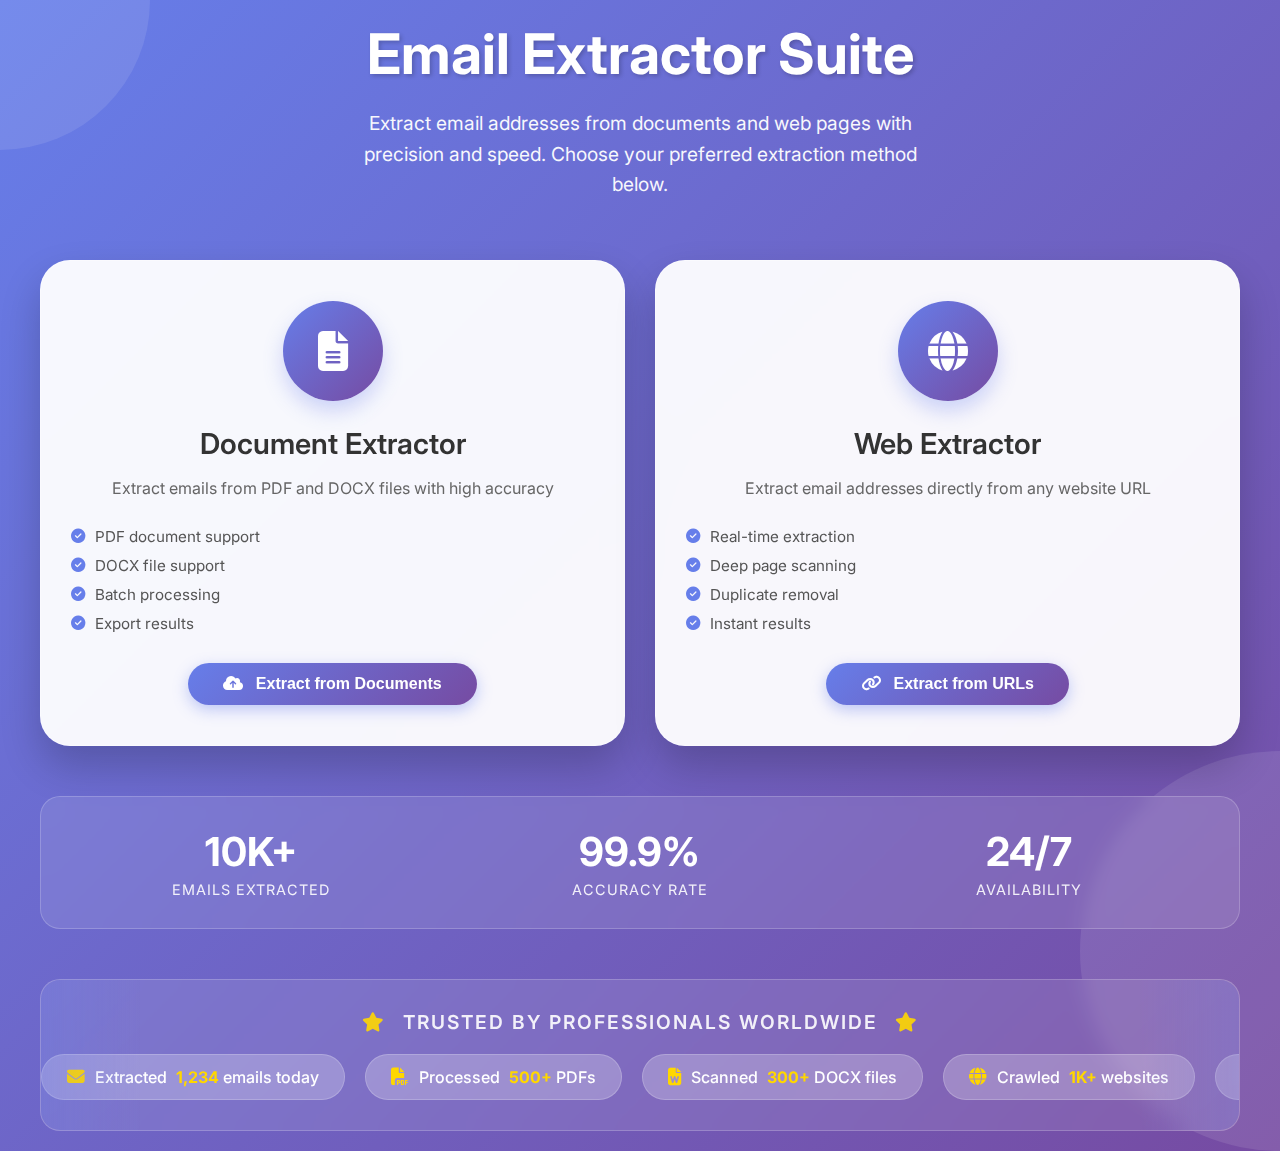
<file: index.html>
<!DOCTYPE html>
<html lang="en">
<head>
    <meta charset="UTF-8">
    <meta name="viewport" content="width=device-width, initial-scale=1.0">
    <title>Email Extractor Suite | Modern Document & URL Extraction</title>
    <!-- Font Awesome for icons -->
    <link rel="stylesheet" href="https://cdnjs.cloudflare.com/ajax/libs/font-awesome/6.4.0/css/all.min.css">
    <!-- Google Fonts for premium typography -->
    <link href="https://fonts.googleapis.com/css2?family=Inter:wght@300;400;500;600;700&display=swap" rel="stylesheet">
    <style>
        * {
            margin: 0;
            padding: 0;
            box-sizing: border-box;
        }

        body {
            font-family: 'Inter', sans-serif;
            background: linear-gradient(135deg, #667eea 0%, #764ba2 100%);
            min-height: 100vh;
            display: flex;
            align-items: center;
            justify-content: center;
            padding: 20px;
            position: relative;
            overflow-x: hidden;
        }

        /* Animated background elements */
        .shape {
            position: absolute;
            border-radius: 50%;
            background: rgba(255, 255, 255, 0.1);
            animation: float 6s ease-in-out infinite;
            z-index: 0;
        }

        .shape-1 {
            width: 300px;
            height: 300px;
            top: -150px;
            left: -150px;
            animation-delay: 0s;
        }

        .shape-2 {
            width: 400px;
            height: 400px;
            /* bottom: -200px; */
            bottom: 0px;
            right: -200px;
            animation-delay: 2s;
        }

        .shape-3 {
            width: 200px;
            height: 200px;
            top: 50%;
            left: 50%;
            transform: translate(-50%, -50%);
            animation-delay: 4s;
            opacity: 0.05;
        }

        @keyframes float {
            0%, 100% { transform: translateY(0) rotate(0deg); }
            50% { transform: translateY(-30px) rotate(10deg); }
        }

        .container {
            max-width: 1200px;
            width: 100%;
            z-index: 1;
            position: relative;
        }

        /* Header Section */
        .header {
            text-align: center;
            margin-bottom: 60px;
            color: white;
        }

        .header h1 {
            font-size: 3.5rem;
            font-weight: 700;
            margin-bottom: 20px;
            text-shadow: 2px 2px 4px rgba(0,0,0,0.2);
            animation: fadeInDown 1s ease;
        }

        .header p {
            font-size: 1.2rem;
            opacity: 0.95;
            max-width: 600px;
            margin: 0 auto;
            line-height: 1.6;
            animation: fadeInUp 1s ease 0.2s both;
        }

        /* Cards Grid */
        .cards-grid {
            display: grid;
            grid-template-columns: repeat(auto-fit, minmax(300px, 1fr));
            gap: 30px;
            margin-bottom: 50px;
        }

        .card {
            background: rgba(255, 255, 255, 0.95);
            backdrop-filter: blur(10px);
            border-radius: 30px;
            padding: 40px 30px;
            text-align: center;
            box-shadow: 0 20px 40px rgba(0, 0, 0, 0.2);
            transition: all 0.4s cubic-bezier(0.175, 0.885, 0.32, 1.275);
            cursor: pointer;
            position: relative;
            overflow: hidden;
            border: 1px solid rgba(255, 255, 255, 0.3);
            animation: fadeInUp 1s ease both;
        }

        .card:nth-child(1) { animation-delay: 0.3s; }
        .card:nth-child(2) { animation-delay: 0.5s; }
        .card:nth-child(3) { animation-delay: 0.7s; }

        .card::before {
            content: '';
            position: absolute;
            top: 0;
            left: 0;
            right: 0;
            height: 5px;
            background: linear-gradient(90deg, #667eea, #764ba2);
            transform: scaleX(0);
            transition: transform 0.4s ease;
        }

        .card:hover::before {
            transform: scaleX(1);
        }

        .card:hover {
            transform: translateY(-15px) scale(1.02);
            box-shadow: 0 30px 60px rgba(0, 0, 0, 0.3);
        }

        .card-icon {
            width: 100px;
            height: 100px;
            margin: 0 auto 25px;
            background: linear-gradient(135deg, #667eea, #764ba2);
            border-radius: 50%;
            display: flex;
            align-items: center;
            justify-content: center;
            color: white;
            font-size: 2.5rem;
            transition: all 0.8s ease;
            box-shadow: 0 10px 20px rgba(102, 126, 234, 0.3);
        }

        .card:hover .card-icon {
            transform: rotateY(360deg);
            background: linear-gradient(135deg, #764ba2, #667eea);
        }

        .card h3 {
            font-size: 1.8rem;
            color: #333;
            margin-bottom: 15px;
            font-weight: 600;
        }

        .card p {
            color: #666;
            line-height: 1.6;
            margin-bottom: 25px;
            font-size: 1rem;
        }

        .feature-list {
            list-style: none;
            text-align: left;
            margin-bottom: 30px;
        }

        .feature-list li {
            color: #555;
            margin-bottom: 10px;
            font-size: 0.95rem;
            display: flex;
            align-items: center;
        }

        .feature-list li i {
            color: #667eea;
            margin-right: 10px;
            font-size: 0.9rem;
        }

        .card-btn {
            display: inline-block;
            padding: 12px 35px;
            background: linear-gradient(135deg, #667eea, #764ba2);
            color: white;
            text-decoration: none;
            border-radius: 50px;
            font-weight: 600;
            font-size: 1rem;
            transition: all 0.3s ease;
            border: none;
            cursor: pointer;
            box-shadow: 0 5px 15px rgba(102, 126, 234, 0.4);
            position: relative;
            overflow: hidden;
        }

        .card-btn::before {
            content: '';
            position: absolute;
            top: 0;
            left: -100%;
            width: 100%;
            height: 100%;
            background: linear-gradient(90deg, transparent, rgba(255,255,255,0.2), transparent);
            transition: left 0.5s ease;
        }

        .card-btn:hover::before {
            left: 100%;
        }

        .card-btn:hover {
            transform: translateY(-2px);
            box-shadow: 0 8px 25px rgba(102, 126, 234, 0.6);
        }

        /* Stats Section */
        .stats-section {
            display: grid;
            grid-template-columns: repeat(3, 1fr);
            gap: 30px;
            margin-top: 50px;
            background: rgba(255, 255, 255, 0.1);
            backdrop-filter: blur(10px);
            border-radius: 20px;
            padding: 30px;
            border: 1px solid rgba(255, 255, 255, 0.2);
            animation: fadeInUp 1s ease 0.9s both;
        }

        .stat-item {
            text-align: center;
            color: white;
        }

        .stat-number {
            font-size: 2.5rem;
            font-weight: 700;
            margin-bottom: 5px;
        }

        .stat-label {
            font-size: 0.9rem;
            opacity: 0.9;
            text-transform: uppercase;
            letter-spacing: 1px;
        }
                /* Modern Marquee Section */
        .marquee-section {
            margin-top: 50px;
            background: rgba(255, 255, 255, 0.1);
            backdrop-filter: blur(10px);
            border-radius: 20px;
            padding: 30px 0;
            border: 1px solid rgba(255, 255, 255, 0.2);
            overflow: hidden;
            position: relative;
            animation: fadeInUp 1s ease 1.1s both;
        }

        .marquee-section::before,
        .marquee-section::after {
            content: '';
            position: absolute;
            top: 0;
            width: 100px;
            height: 100%;
            z-index: 2;
            pointer-events: none;
        }

        .marquee-section::before {
            left: 0;
            background: linear-gradient(90deg, rgba(102, 126, 234, 0.2), transparent);
        }

        .marquee-section::after {
            right: 0;
            background: linear-gradient(-90deg, rgba(102, 126, 234, 0.2), transparent);
        }

        .marquee-title {
            text-align: center;
            color: white;
            font-size: 1.2rem;
            font-weight: 600;
            margin-bottom: 20px;
            text-transform: uppercase;
            letter-spacing: 2px;
            opacity: 0.9;
        }

        .marquee-title i {
            margin: 0 10px;
            color: #ffd700;
        }

        .marquee-container {
            display: flex;
            overflow: hidden;
            user-select: none;
            gap: 20px;
        }

        .marquee-content {
            display: flex;
            gap: 20px;
            animation: scroll 30s linear infinite;
            white-space: nowrap;
        }

        .marquee-content:hover {
            animation-play-state: paused;
        }

        .marquee-item {
            display: inline-flex;
            align-items: center;
            gap: 10px;
            padding: 12px 25px;
            background: rgba(255, 255, 255, 0.15);
            border-radius: 50px;
            color: white;
            font-size: 1rem;
            font-weight: 500;
            border: 1px solid rgba(255, 255, 255, 0.2);
            backdrop-filter: blur(5px);
            transition: all 0.3s ease;
            cursor: default;
        }

        .marquee-item i {
            color: #ffd700;
            font-size: 1.1rem;
        }

        .marquee-item:hover {
            background: rgba(255, 255, 255, 0.25);
            transform: scale(1.05);
            border-color: rgba(255, 255, 255, 0.4);
        }

        .marquee-item strong {
            color: #ffd700;
            font-weight: 700;
            margin-left: 5px;
        }

        /* Duplicate marquee for seamless loop */
        .marquee-content-duplicate {
            display: flex;
            gap: 20px;
            animation: scroll 30s linear infinite;
            white-space: nowrap;
        }

        @keyframes scroll {
            from {
                transform: translateX(0);
            }
            to {
                transform: translateX(-100%);
            }
        }


        /* Animations */
        @keyframes fadeInDown {
            from {
                opacity: 0;
                transform: translateY(-30px);
            }
            to {
                opacity: 1;
                transform: translateY(0);
            }
        }

        @keyframes fadeInUp {
            from {
                opacity: 0;
                transform: translateY(30px);
            }
            to {
                opacity: 1;
                transform: translateY(0);
            }
        }

        /* Responsive Design */
        @media (max-width: 768px) {
            .header h1 {
                font-size: 2.5rem;
            }
            
            .header p {
                font-size: 1rem;
            }
            
            .cards-grid {
                grid-template-columns: 1fr;
            }
            
            .stats-section {
                grid-template-columns: 1fr;
                gap: 20px;
            }
            
            .card {
                padding: 30px 20px;
            }
            .marquee-item {
                padding: 8px 15px;
                font-size: 0.9rem;
            }
        }

        @media (max-width: 480px) {
            body {
                padding: 10px;
            }
            
            .header h1 {
                font-size: 2rem;
            }
            
            .card h3 {
                font-size: 1.5rem;
            }
            .marquee-item {
                padding: 6px 12px;
                font-size: 0.8rem;
            }
        }

        /* Loading Animation for Links */
        .loading-overlay {
            position: fixed;
            top: 0;
            left: 0;
            width: 100%;
            height: 100%;
            background: rgba(255, 255, 255, 0.95);
            backdrop-filter: blur(5px);
            display: none;
            justify-content: center;
            align-items: center;
            z-index: 1000;
            flex-direction: column;
        }

        .loading-overlay.active {
            display: flex;
        }

        .spinner {
            width: 50px;
            height: 50px;
            border: 3px solid #f3f3f3;
            border-top: 3px solid #667eea;
            border-radius: 50%;
            animation: spin 1s linear infinite;
            margin-bottom: 20px;
        }

        @keyframes spin {
            0% { transform: rotate(0deg); }
            100% { transform: rotate(360deg); }
        }

        .loading-text {
            color: #333;
            font-size: 1.1rem;
            font-weight: 500;
        }
    </style>
</head>
<body>
    <!-- Animated Background Shapes -->
    <div class="shape shape-1"></div>
    <div class="shape shape-2"></div>
    <div class="shape shape-3"></div>

    <!-- Loading Overlay -->
    <div class="loading-overlay" id="loadingOverlay">
        <div class="spinner"></div>
        <div class="loading-text">Redirecting to extractor...</div>
    </div>

    <div class="container">
        <!-- Header Section -->
        <header class="header">
            <h1>Email Extractor Suite</h1>
            <p>Extract email addresses from documents and web pages with precision and speed. Choose your preferred extraction method below.</p>
        </header>

        <!-- Main Cards Grid -->
        <div class="cards-grid">
            <!-- PDF/DOCX Extractor Card -->
            <div class="card" onclick="handleCardClick('https://devraj-sah22.github.io/email-extractor/')">
                <div class="card-icon">
                    <i class="fas fa-file-alt"></i>
                </div>
                <h3>Document Extractor</h3>
                <p>Extract emails from PDF and DOCX files with high accuracy</p>
                <ul class="feature-list">
                    <li><i class="fas fa-check-circle"></i> PDF document support</li>
                    <li><i class="fas fa-check-circle"></i> DOCX file support</li>
                    <li><i class="fas fa-check-circle"></i> Batch processing</li>
                    <li><i class="fas fa-check-circle"></i> Export results</li>
                </ul>
                <button class="card-btn">
                    <i class="fas fa-cloud-upload-alt" style="margin-right: 8px;"></i>
                    Extract from Documents
                </button>
            </div>

            <!-- URL Extractor Card -->
            <div class="card" onclick="handleCardClick('https://email-extractor-web.onrender.com/')">
                <div class="card-icon">
                    <i class="fas fa-globe"></i>
                </div>
                <h3>Web Extractor</h3>
                <p>Extract email addresses directly from any website URL</p>
                <ul class="feature-list">
                    <li><i class="fas fa-check-circle"></i> Real-time extraction</li>
                    <li><i class="fas fa-check-circle"></i> Deep page scanning</li>
                    <li><i class="fas fa-check-circle"></i> Duplicate removal</li>
                    <li><i class="fas fa-check-circle"></i> Instant results</li>
                </ul>
                <button class="card-btn">
                    <i class="fas fa-link" style="margin-right: 8px;"></i>
                    Extract from URLs
                </button>
            </div>
            
        </div>

        <!-- Stats Section -->
        <div class="stats-section">
            <div class="stat-item">
                <div class="stat-number">10K+</div>
                <div class="stat-label">Emails Extracted</div>
            </div>
            <div class="stat-item">
                <div class="stat-number">99.9%</div>
                <div class="stat-label">Accuracy Rate</div>
            </div>
            <div class="stat-item">
                <div class="stat-number">24/7</div>
                <div class="stat-label">Availability</div>
            </div>
        </div>
         <!-- Modern Marquee Section -->
        <div class="marquee-section">
            <div class="marquee-title">
                <i class="fas fa-star"></i>
                TRUSTED BY PROFESSIONALS WORLDWIDE
                <i class="fas fa-star"></i>
            </div>
            <div class="marquee-container">
                <div class="marquee-content">
                    <div class="marquee-item">
                        <i class="fas fa-envelope"></i>
                        <span>Extracted <strong>1,234</strong> emails today</span>
                    </div>
                    <div class="marquee-item">
                        <i class="fas fa-file-pdf"></i>
                        <span>Processed <strong>500+</strong> PDFs</span>
                    </div>
                    <div class="marquee-item">
                        <i class="fas fa-file-word"></i>
                        <span>Scanned <strong>300+</strong> DOCX files</span>
                    </div>
                    <div class="marquee-item">
                        <i class="fas fa-globe"></i>
                        <span>Crawled <strong>1K+</strong> websites</span>
                    </div>
                    <div class="marquee-item">
                        <i class="fas fa-bolt"></i>
                        <span><strong>99.9%</strong> uptime guaranteed</span>
                    </div>
                    <div class="marquee-item">
                        <i class="fas fa-shield-alt"></i>
                        <span><strong>Secure</strong> extraction</span>
                    </div>
                    <div class="marquee-item">
                        <i class="fas fa-clock"></i>
                        <span><strong>Real-time</strong> processing</span>
                    </div>
                </div>
                <!-- Duplicate for seamless loop -->
                <div class="marquee-content-duplicate" aria-hidden="true">
                    <div class="marquee-item">
                        <i class="fas fa-envelope"></i>
                        <span>Extracted <strong>1,234</strong> emails today</span>
                    </div>
                    <div class="marquee-item">
                        <i class="fas fa-file-pdf"></i>
                        <span>Processed <strong>500+</strong> PDFs</span>
                    </div>
                    <div class="marquee-item">
                        <i class="fas fa-file-word"></i>
                        <span>Scanned <strong>300+</strong> DOCX files</span>
                    </div>
                    <div class="marquee-item">
                        <i class="fas fa-globe"></i>
                        <span>Crawled <strong>1K+</strong> websites</span>
                    </div>
                    <div class="marquee-item">
                        <i class="fas fa-bolt"></i>
                        <span><strong>99.9%</strong> uptime guaranteed</span>
                    </div>
                    <div class="marquee-item">
                        <i class="fas fa-shield-alt"></i>
                        <span><strong>Secure</strong> extraction</span>
                    </div>
                    <div class="marquee-item">
                        <i class="fas fa-clock"></i>
                        <span><strong>Real-time</strong> processing</span>
                    </div>
                </div>
            </div>
        </div>
    </div>

    <script>
        function handleCardClick(url, isComingSoon = false) {
            if (isComingSoon) {
                alert('🎉 This feature is coming soon! Subscribe to get notified.');
                return;
            }
            
            // Show loading overlay
            const loadingOverlay = document.getElementById('loadingOverlay');
            loadingOverlay.classList.add('active');
            
            // Simulate loading and redirect
            setTimeout(() => {
                window.location.href = url;
            }, 1500);
        }

        // Add smooth hover effects for touch devices
        document.addEventListener('touchstart', function() {}, {passive: true});

        // Optional: Add keyboard navigation
        document.addEventListener('keydown', function(e) {
            if (e.key === 'Escape' && loadingOverlay.classList.contains('active')) {
                loadingOverlay.classList.remove('active');
            }
        });

        // Preload links for faster navigation
        const links = [
            'https://devraj-sah22.github.io/email-extractor/',
            'https://email-extractor-web.onrender.com/'
        ];
        
        links.forEach(link => {
            const linkElement = document.createElement('link');
            linkElement.rel = 'preconnect';
            linkElement.href = new URL(link).origin;
            document.head.appendChild(linkElement);
        });

        // Add animation on scroll
        const observerOptions = {
            threshold: 0.1,
            rootMargin: '0px 0px -50px 0px'
        };

        const observer = new IntersectionObserver((entries) => {
            entries.forEach(entry => {
                if (entry.isIntersecting) {
                    entry.target.style.opacity = '1';
                    entry.target.style.transform = 'translateY(0)';
                }
            });
        }, observerOptions);

        document.querySelectorAll('.card, .stats-section').forEach(el => {
            el.style.opacity = '0';
            el.style.transform = 'translateY(30px)';
            el.style.transition = 'all 0.6s ease';
            observer.observe(el);
        });
         // Optional: Pause marquee on hover
        const marqueeContents = document.querySelectorAll('.marquee-content, .marquee-content-duplicate');
        marqueeContents.forEach(content => {
            content.addEventListener('mouseenter', () => {
                content.style.animationPlayState = 'paused';
            });
            content.addEventListener('mouseleave', () => {
                content.style.animationPlayState = 'running';
            });
        });
    </script>
</body>
</html>
</file>
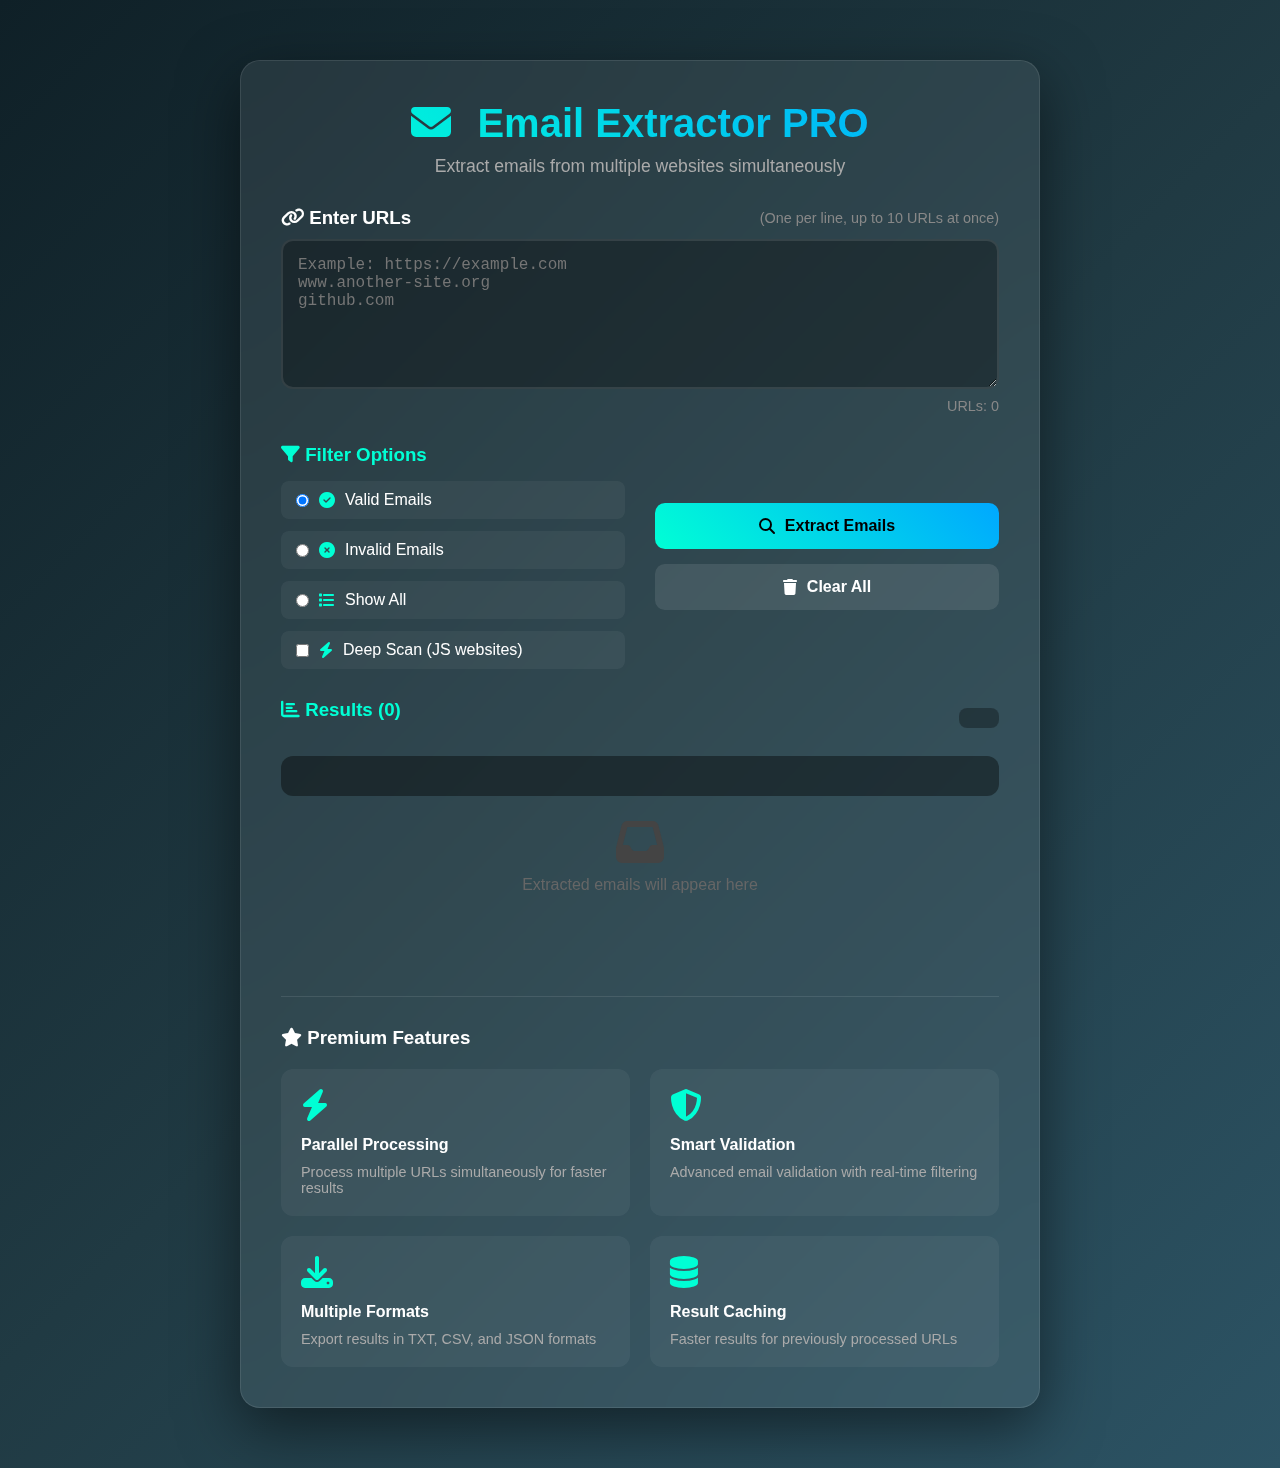
<file: templates/index.html>
<!DOCTYPE html>
<html lang="en">

<head>
    <meta charset="UTF-8">
    <title>Email Extractor Pro</title>
    <link rel="stylesheet" href="/static/style.css">
    <link rel="stylesheet" href="https://cdnjs.cloudflare.com/ajax/libs/font-awesome/6.4.0/css/all.min.css">
</head>

<body>

    <div class="container">
        <h1><i class="fas fa-envelope"></i> Email Extractor <span>PRO</span></h1>
        <p class="subtitle">Extract emails from multiple websites simultaneously</p>

        <div class="url-input-section">
            <div class="input-header">
                <h3><i class="fas fa-link"></i> Enter URLs</h3>
                <span class="hint">(One per line, up to 10 URLs at once)</span>
            </div>
            <textarea id="urls"
                placeholder="Example: https://example.com&#10;www.another-site.org&#10;github.com"></textarea>
            <div class="url-counter">URLs: <span id="urlCount">0</span></div>
        </div>

        <div class="controls">
            <div class="filters">
                <h3><i class="fas fa-filter"></i> Filter Options</h3>
                <div class="filter-options">
                    <label class="radio-btn">
                        <input type="radio" name="filter" value="valid" checked>
                        <span class="checkmark"></span>
                        <i class="fas fa-check-circle"></i> Valid Emails
                    </label>
                    <label class="radio-btn">
                        <input type="radio" name="filter" value="invalid">
                        <span class="checkmark"></span>
                        <i class="fas fa-times-circle"></i> Invalid Emails
                    </label>
                    <label class="radio-btn">
                        <input type="radio" name="filter" value="all">
                        <span class="checkmark"></span>
                        <i class="fas fa-list"></i> Show All
                    </label>
                    <label class="radio-btn">
                        <input type="checkbox" id="deepScan">
                        <span class="checkmark"></span>
                        <i class="fas fa-bolt"></i>
                        Deep Scan (JS websites)
                    </label>
                </div>
            </div>

            <div class="actions">
                <button onclick="extractEmails()" class="btn-primary">
                    <i class="fas fa-search"></i> Extract Emails
                </button>
                <button onclick="clearAll()" class="btn-secondary">
                    <i class="fas fa-trash"></i> Clear All
                </button>
            </div>
        </div>

        <div class="loading" id="loading" style="display: none;">
            <div class="spinner"></div>
            <p>Processing URLs... This may take a moment.</p>
        </div>

        <div class="result-section">
            <div class="result-header">
                <h3><i class="fas fa-chart-bar"></i> Results (<span id="count">0</span>)</h3>
                <div class="stats" id="stats"></div>
                <div class="export-buttons" id="exportButtons" style="display: none;">
                    <button onclick="exportEmails('txt')" class="btn-export"><i class="fas fa-file-alt"></i>
                        TXT</button>
                    <button onclick="exportEmails('csv')" class="btn-export"><i class="fas fa-file-csv"></i>
                        CSV</button>
                    <button onclick="exportEmails('json')" class="btn-export"><i class="fas fa-file-code"></i>
                        JSON</button>
                    <button onclick="copyToClipboard()" class="btn-export"><i class="fas fa-copy"></i> Copy</button>
                </div>
            </div>

            <div class="result-container">
                <div class="result-placeholder" id="placeholder">
                    <i class="fas fa-inbox"></i>
                    <p>Extracted emails will appear here</p>
                </div>
                <pre id="output"></pre>
            </div>
        </div>

        <div class="features">
            <h3><i class="fas fa-star"></i> Premium Features</h3>
            <div class="features-grid">
                <div class="feature">
                    <i class="fas fa-bolt"></i>
                    <h4>Parallel Processing</h4>
                    <p>Process multiple URLs simultaneously for faster results</p>
                </div>
                <div class="feature">
                    <i class="fas fa-shield-alt"></i>
                    <h4>Smart Validation</h4>
                    <p>Advanced email validation with real-time filtering</p>
                </div>
                <div class="feature">
                    <i class="fas fa-download"></i>
                    <h4>Multiple Formats</h4>
                    <p>Export results in TXT, CSV, and JSON formats</p>
                </div>
                <div class="feature">
                    <i class="fas fa-database"></i>
                    <h4>Result Caching</h4>
                    <p>Faster results for previously processed URLs</p>
                </div>
            </div>
        </div>
    </div>

    <script src="/static/script.js"></script>
</body>

</html>
</file>
<file: static/style.css>
* {
    margin: 0;
    padding: 0;
    box-sizing: border-box;
}

body {
    background: linear-gradient(135deg, #0f2027, #203a43, #2c5364);
    font-family: 'Segoe UI', Tahoma, Geneva, Verdana, sans-serif;
    color: #fff;
    min-height: 100vh;
    padding: 20px;
}

.container {
    width: 800px;
    margin: 40px auto;
    background: rgba(255, 255, 255, 0.08);
    backdrop-filter: blur(20px);
    padding: 40px;
    border-radius: 20px;
    box-shadow: 0 20px 60px rgba(0, 0, 0, 0.5);
    border: 1px solid rgba(255, 255, 255, 0.1);
}

h1 {
    text-align: center;
    margin-bottom: 10px;
    font-size: 2.5em;
    background: linear-gradient(45deg, #00ffd5, #00a8ff);
    -webkit-background-clip: text;
    -webkit-text-fill-color: transparent;
    background-clip: text;
}

h1 i {
    margin-right: 15px;
}

.subtitle {
    text-align: center;
    color: #aaa;
    margin-bottom: 30px;
    font-size: 1.1em;
}

.url-input-section {
    margin-bottom: 30px;
}

.input-header {
    display: flex;
    justify-content: space-between;
    align-items: center;
    margin-bottom: 10px;
}

.hint {
    color: #888;
    font-size: 0.9em;
}

textarea {
    width: 100%;
    height: 150px;
    border-radius: 12px;
    border: 2px solid rgba(255, 255, 255, 0.1);
    padding: 15px;
    font-size: 16px;
    outline: none;
    background: rgba(0, 0, 0, 0.3);
    color: #fff;
    resize: vertical;
    transition: border-color 0.3s;
}

textarea:focus {
    border-color: #00ffd5;
}

.url-counter {
    text-align: right;
    margin-top: 5px;
    color: #888;
    font-size: 0.9em;
}

.controls {
    display: grid;
    grid-template-columns: 1fr 1fr;
    gap: 30px;
    margin-bottom: 30px;
}

.filters h3,
.result-header h3 {
    margin-bottom: 15px;
    color: #00ffd5;
}

.filter-options {
    display: flex;
    flex-direction: column;
    gap: 12px;
}

.radio-btn {
    display: flex;
    align-items: center;
    cursor: pointer;
    padding: 10px 15px;
    background: rgba(255, 255, 255, 0.05);
    border-radius: 8px;
    transition: all 0.3s;
}

.radio-btn:hover {
    background: rgba(0, 255, 213, 0.1);
}

.radio-btn input {
    margin-right: 10px;
}

.radio-btn i {
    margin-right: 10px;
    color: #00ffd5;
}

.actions {
    display: flex;
    flex-direction: column;
    gap: 15px;
    justify-content: center;
}

button {
    padding: 14px;
    border: none;
    border-radius: 10px;
    font-size: 16px;
    cursor: pointer;
    font-weight: bold;
    transition: all 0.3s;
    display: flex;
    align-items: center;
    justify-content: center;
    gap: 10px;
}

.btn-primary {
    background: linear-gradient(45deg, #00ffd5, #00a8ff);
    color: #000;
}

.btn-primary:hover {
    transform: translateY(-2px);
    box-shadow: 0 10px 20px rgba(0, 255, 213, 0.3);
}

.btn-secondary {
    background: rgba(255, 255, 255, 0.1);
    color: #fff;
}

.btn-secondary:hover {
    background: rgba(255, 255, 255, 0.2);
}

.loading {
    text-align: center;
    padding: 30px;
    display: none;
}

.spinner {
    width: 50px;
    height: 50px;
    border: 5px solid rgba(255, 255, 255, 0.1);
    border-top: 5px solid #00ffd5;
    border-radius: 50%;
    animation: spin 1s linear infinite;
    margin: 0 auto 20px;
}

@keyframes spin {
    0% {
        transform: rotate(0deg);
    }

    100% {
        transform: rotate(360deg);
    }
}

.result-section {
    margin-top: 30px;
}

.result-header {
    display: flex;
    justify-content: space-between;
    align-items: center;
    margin-bottom: 20px;
    flex-wrap: wrap;
    gap: 15px;
}

.stats {
    background: rgba(0, 0, 0, 0.3);
    padding: 10px 20px;
    border-radius: 8px;
    font-size: 0.9em;
    color: #aaa;
}

.export-buttons {
    display: flex;
    gap: 10px;
}

.btn-export {
    padding: 8px 15px;
    background: rgba(255, 255, 255, 0.1);
    color: #fff;
    font-size: 14px;
}

.btn-export:hover {
    background: rgba(0, 255, 213, 0.2);
}

.result-container {
    position: relative;
    min-height: 200px;
}

.result-placeholder {
    position: absolute;
    top: 50%;
    left: 50%;
    transform: translate(-50%, -50%);
    text-align: center;
    color: #666;
    z-index: 1;
}

.result-placeholder i {
    font-size: 3em;
    margin-bottom: 10px;
    color: #444;
}

pre {
    background: rgba(0, 0, 0, 0.4);
    padding: 20px;
    border-radius: 12px;
    max-height: 300px;
    overflow-y: auto;
    font-family: 'Courier New', monospace;
    line-height: 1.5;
    white-space: pre-wrap;
    word-wrap: break-word;
    position: relative;
    z-index: 2;
}

.features {
    margin-top: 40px;
    padding-top: 30px;
    border-top: 1px solid rgba(255, 255, 255, 0.1);
}

.features-grid {
    display: grid;
    grid-template-columns: repeat(2, 1fr);
    gap: 20px;
    margin-top: 20px;
}

.feature {
    background: rgba(255, 255, 255, 0.05);
    padding: 20px;
    border-radius: 12px;
    transition: transform 0.3s;
}

.feature:hover {
    transform: translateY(-5px);
    background: rgba(255, 255, 255, 0.08);
}

.feature i {
    font-size: 2em;
    color: #00ffd5;
    margin-bottom: 15px;
}

.feature h4 {
    margin-bottom: 10px;
    color: #fff;
}

.feature p {
    color: #aaa;
    font-size: 0.9em;
}

/* Toast notification */
.toast {
    position: fixed;
    bottom: 20px;
    right: 20px;
    padding: 15px 25px;
    background: #00ffd5;
    color: #000;
    border-radius: 8px;
    font-weight: bold;
    transform: translateY(100px);
    opacity: 0;
    transition: all 0.3s;
    z-index: 1000;
}

.toast.show {
    transform: translateY(0);
    opacity: 1;
}

@media (max-width: 850px) {
    .container {
        width: 95%;
        padding: 20px;
    }

    .controls {
        grid-template-columns: 1fr;
    }

    .features-grid {
        grid-template-columns: 1fr;
    }
}

/* ===============================
   Email Results Table Styling
   =============================== */

.result-table {
    width: 100%;
    border-collapse: collapse;
    margin-top: 20px;
}

.result-table th,
.result-table td {
    padding: 12px;
    border-bottom: 1px solid rgba(255, 255, 255, 0.1);
    text-align: left;
}

.result-table th {
    color: #00ffd5;
    font-weight: 600;
}

.result-table tr:hover {
    background: rgba(0, 255, 213, 0.08);
}

.valid {
    color: #4caf50;
    font-weight: bold;
}

.invalid {
    color: #ff5252;
    font-weight: bold;
}

.result-table button {
    background: rgba(255, 255, 255, 0.15);
    border: none;
    color: #fff;
    padding: 6px 12px;
    border-radius: 6px;
    cursor: pointer;
}

.result-table button:hover {
    background: rgba(0, 255, 213, 0.3);
}


/* ===============================
   Table Search Box
   =============================== */

.table-search {
    margin: 15px 0;
    text-align: right;
}

.table-search input {
    width: 280px;
    padding: 10px 14px;
    border-radius: 8px;
    border: 1px solid rgba(255,255,255,0.2);
    background: rgba(0,0,0,0.3);
    color: #fff;
    font-size: 14px;
    outline: none;
}

.table-search input::placeholder {
    color: #aaa;
}

.table-search input:focus {
    border-color: #00ffd5;
}
</file>
